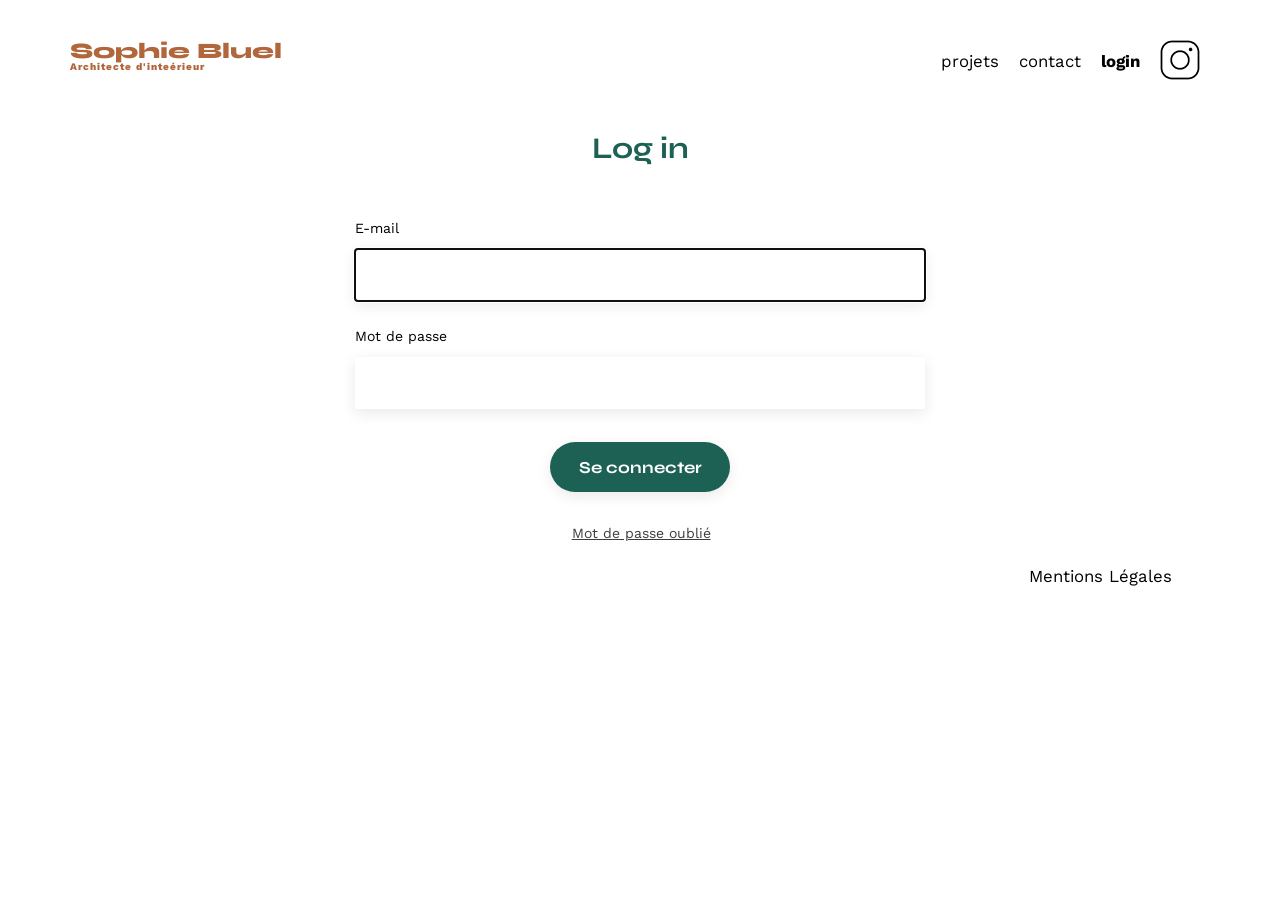
<file: login.html>
<!DOCTYPE html>
<html lang="fr">
<head>
	<meta charset="UTF-8">
	<title>Sophie Bluel - Architecte d'intérieur</title>
	<meta name="viewport" content="width=device-width, initial-scale=1.0">
	<link rel="preconnect" href="https://fonts.googleapis.com">
	<link rel="preconnect" href="https://fonts.gstatic.com" crossorigin>
	<link href="https://fonts.googleapis.com/css2?family=Syne:wght@700;800&family=Work+Sans&display=swap" rel="stylesheet">
	<meta name="description" content="">
	<link rel="stylesheet" href="./assets/style.css">
	<script src="./js/login.js" defer></script>
</head>
<body>
	<header class="headerContent">
		<h1> Sophie Bluel <span>Architecte d'inteérieur</span></h1>
		<nav>
			<ul>
				<li>projets</li>
				<li>contact</li>
				<li class="bold">login</li>
				<li><img src="./assets/icons/instagram.png" alt="Instagram"></li>
			</ul>
		</nav>
	</header>
	<main>
		<section id="contact">
			<h2>Log in</h2>
			<div id="error-message"></div>
			<form id="loginForm">
				<label for="email">E-mail</label>
				<input type="email" id="email" name="email" autocomplete="email" required autofocus>
				<label for="password">Mot de passe</label>
				<input type="password" id="password" name="password" autocomplete="current-password" required>
				<input type="submit" value="Se connecter">
			</form>
			<a href="#">Mot de passe oublié</a>
		</section>	
	</main>
	<footer>
		<nav>
			<ul>
				<li>Mentions Légales</li>
			</ul>
		</nav>
	</footer>
</body>
</html>
</file>
<file: assets/style.css>
/* http://meyerweb.com/eric/tools/css/reset/
   v2.0 | 20110126
   License: none (public domain)
*/

html, body, div, span, applet, object, iframe,
h1, h2, h3, h4, h5, h6, p, blockquote, pre,
a, abbr, acronym, address, big, cite, code,
del, dfn, em, img, ins, kbd, q, s, samp,
small, strike, strong, sub, sup, tt, var,
b, u, i, center,
dl, dt, dd, ol, ul, li,
fieldset, form, label, legend,
table, caption, tbody, tfoot, thead, tr, th, td,
article, aside, canvas, details, embed,
figure, figcaption, footer, header, hgroup,
menu, nav, output, ruby, section, summary,
time, mark, audio, video {
	margin: 0;
	padding: 0;
	border: 0;
	font-size: 100%;
	font: inherit;
	vertical-align: baseline;
}

/* HTML5 display-role reset for older browsers */
article, aside, details, figcaption, figure,
footer, header, hgroup, menu, nav, section {
	display: block;
}

body {
	line-height: 1;
}

ol, ul {
	list-style: none;
}

blockquote, q {
	quotes: none;
}

blockquote:before, blockquote:after,
q:before, q:after {
	content: '';
	content: none;
}

table {
	border-collapse: collapse;
	border-spacing: 0;
}

/** end reset css**/
body {
	max-width: 1140px;
	margin:auto;
	font-family: 'Work Sans' ;
	font-size: 14px;
}

.headerBar {
	display: flex;
	justify-content: center;
	align-items: center;
	background-color: #000000;
	height: 40px;
}

.headerBar i {
	color: #FFFFFF;
}

.btnHeader1 {
	color: #FFFFFF;
	padding-left: 10px;
	padding-right: 15px;
}

.btnHeader2 {
	background-color: #FFFFFF;
	border: none;
	border-radius: 60px;
	padding: 6px 20px;
	font: inherit
}

.headerContent {
	display: flex;
	justify-content: space-between;
	margin: 40px 0 50px 0;
}

.headerContent li {
	cursor: pointer;
}
section {
	margin: 50px 0
}

h1{
	display: flex;
	flex-direction: column;
	font-family: 'Syne';
	font-size: 22px;
	font-weight: 800;
	color: #B1663C
}

h1 > span {
	font-family: 'Work Sans';
	font-size:10px;
	letter-spacing: 0.1em;
}

h2{
	font-family: 'Syne';
	font-weight: 700;
	font-size: 30px;
	color: #1D6154
}

nav ul {
	display: flex;
	align-items: center;
	list-style-type: none;

}

nav li {
	padding: 0 10px;
	font-size: 1.2em;
}

li:hover {
	color: #B1663C;
}

nav li a {
	text-decoration: none;
	color: #000000;
}

.bold {
	font-weight: 700;
}
#introduction {
	display: flex;
	align-items: center;
}

#introduction figure {
	position: relative;
	flex: 1
}

#introduction img {
	display: block;
	margin: auto;
	width: 80%;
}

#introduction article {
	flex: 1
}

#introduction h2 {
	margin-bottom: 1em;
}

#introduction p {
	margin-bottom: 0.5em;
}

#portfolio h2 {
	position: relative;
	text-align: center;
	margin-bottom: 1em;
}
.positionFigcaption {
	position: absolute;
	top: 355px;
	right: 424px;
}

.position {
	position: absolute;
	top: 570px;
	right: 430px;
}

.edit {
	display: flex;
	width: 90px;
	align-items: center;
	justify-content: space-between;
}

.fa-pen-to-square {
	font-size: 18px;
}

.btnModif {
	background: none;
	border: none;
	font-family: inherit;
	font-size: inherit;
	cursor: pointer;
}

.btn {
	color: #1D6154; 
	border-radius: 60px; 
	height: 37px; 
	background: #FFFEF8; 
	font-family: Syne; 
	font-weight: 700; 
	border: 1px solid #1D6154;
	position: relative;
	z-index: 1;
	cursor: pointer;
}

.btn:focus{
	color: #FFFFFF;
}

.btn::after{
	content: "";
	position: absolute;
	top: 0;
	right: 0;
	bottom: 0;
	left: 0;
	border-radius: 60px;
	background: #1D6154; 
	color: #FFFFFF;
	opacity: 0;
	z-index: -1;
	transition: opacity 250ms ease-out;
}

.btn:focus::after{
	opacity: 1;
}

.gallery {
	width: 100%;
	display: grid;
	grid-template-columns: 1fr 1fr 1fr;
	grid-column-gap: 20px;
	grid-row-gap: 20px;
}

.gallery img {
	width: 100%;
}

.modalGallery {
	display: grid;
	grid-template-columns: 1fr 1fr 1fr 1fr 1fr;
	gap: 20px;
	overflow-y: auto; /* Add scrollbar for vertical overflow */
    max-height: 300px; /* Set a maximum height for the gallery */
}

.modalGallery img {
	width: 110px;
	height: 135px;
}

.filterButtons {
	display: flex;
	justify-content: space-between;
	width: 600px;
	margin: auto;
	margin-bottom: 40px;
}

.filterButtons :nth-child(1) {
	width: 100px;
}

.filterButtons :nth-child(2) {
	width: 100px;
}

.filterButtons :nth-child(3) {
	width: 160px;
}

.filterButtons :nth-child(4) {
	width: 190px;
}

#contact {
	position: relative;
	width: 50%;
	margin: auto;
}

#contact > * {
	text-align: center;
}
#contact h2{
	margin-bottom: 20px;
}

#contact form {
	text-align: left;
	margin-top:30px;
	display: flex;
	flex-direction: column;
}

#contact input {
	height: 50px;
	font-size: 1.2em;
	border: none;
	box-shadow: 0px 4px 14px rgba(0, 0, 0, 0.09);
	cursor: pointer;
}

#contact label {
	margin: 2em 0 1em 0;
}

#contact textarea {
	border: none;
	box-shadow: 0px 4px 14px rgba(0, 0, 0, 0.09);
}

input[type="submit"]{
	font-family: 'Syne';
	font-weight: 700;
	color: white;
	background-color: #1D6154;
	margin : 2em auto ;
	width: 180px;
	height: 36px;
	text-align: center;
	border-radius: 60px ;
	border: none;
	position: relative;
}

input[type="submit"]:hover{
	background-color: #0E2F28;
}

#error-message {
	display: none;
	position: absolute;
	z-index: 1;
	top: 40px;
	right: 130px;
	border: 2px solid grey;
	padding: 10px;
	box-shadow: 12px 9px 18px -5px rgba(0,0,0,0.56);
	border-radius: 10px;
	color:red;
}

#contact a {
	color: #3D3D3D;
	margin-left: 38%;
}

footer nav ul {
	display: flex;
	justify-content: flex-end;
	margin: 2em
}

/*********** MODAL **************/
.modalContainer {
	visibility: hidden;
	position: fixed;
	top: 0;
	right: 0;
	width: 100vw;
	height: 100vh;
	transition: visibility 0.4s;
}

.modalContainer.active {
	visibility: visible;
}
  
.overlay {
	opacity: 0;
	position: absolute;
	width: 100%;
	height: 100%;
	background: #333333d3;
	transition: opacity 0.4s 0.2s ease-out;
}

.modalContainer.active .overlay {
	opacity: 1;
	transition: opacity 0.4s ease-out;
}
  
.modal {
	display: flex;
	flex-direction: column;
	align-items: center;
	padding: 50px 95px 40px;
	opacity: 0;
	width: 95%;
	width: 630px;
	height: auto;
	background: #fff;
	border-radius: 10px;
	position: absolute;
	top: 50%;
	left: 50%;
	z-index: 1;
	transform: translate(-50%, calc(-50% - 50px));
	transition: opacity 0.4s ease-out,
	transform 0.4s ease-out;
}
  
.modalTitle {
	font-family: work sans;
	color: #000000;
	font-size: 26px;
	margin-bottom: 30px;
}
.modalContainer.active .modal {
	opacity: 1;
	transform: translate(-50%, -50%);
	transition: opacity 0.4s 0.2s ease-out,
	transform 0.4s 0.2s ease-out;
}

#modalBtn, #uploadButton {
	width: 250px;
}

#uploadButton {
	background: #A7A7A7;
}

.closeModalBtnStyle {
	padding: 12px 20px;
	font-size: 20px;
	border: none;
	position: absolute;
	top: 10px;
	right: 10px;
	background: none;
	cursor: pointer;
	color: #000000;
}

hr {
	width: 100%;
	margin-top: 30px;
	border: 1px solid #B3B3B3
}

.modalSupp {
	font-family: syne;
	color: #D65353;
	border: none;
	background: none;
	cursor: pointer;
}

.contactHomepage {
	position: relative;
	z-index: -1;
}

.iconTrash {
	color:#FFFFFF;
	background-color: #000000;
	padding: 5px;
	width: 13px;
	border-radius: 2px;
	position: absolute;
	top: 5px;
	right: 5px;
	cursor: pointer;
}

.figure {
	position: relative;
}

.iconArrow {
	color:#FFFFFF;
	background-color: #000000;
	padding: 5px;
	width: 13px;
	border-radius: 2px;
	position: absolute;
	top: 5px;
	right: 33px;
	cursor: pointer;
}

.fa-arrow-left {
	position: absolute;
	top: -80px;
	left: -175px;
	font-size: large;
	cursor: pointer;
}

#uploadButton:hover {
	color: #FFFFFF;
	background-color: #0E2F28;
}

.fileUpload {
	display: inline-block;
	cursor: pointer;
	border-radius: 50px;
	background: #CBD6DC;
	width: 173px;
	text-align: center;
	margin: 21px 0 7px 0;
	padding: 10px 0 10px 0;
}

.fileUpload span {
	color: #306685;
	font-size: 14px;
}
  
input[type="file"] {     /* Hide the default file input */
	display: none;
}

.fileInfo {
	color: #444444;
	font-size: 10px;
}
  
.fa-image {
	color: #B9C5CC;
	font-size: 60px;
}

#addItemForm {
	display: none;
	width: 420px;
	position: relative;
}

.hidden {
	display: none;
}

#titleInput, #categorySelect {
	height: 51px;
	box-shadow: 0px 4px 14px 0px #00000017;
	border: none;
	background-color: #FFFFFF;
	margin: 5px 0 20px 0;
	width: 420px;
}

#categorySelect {
	margin: 5px 0 20px 0;
}

.formTitle {
	color: #3D3D3D;
}

.formPhoto {
	height: 169px;
	background: #E8F1F6;
	border-radius: 10px;
	margin-bottom: 30px;
	position: relative;
}

.formData {
	display: flex;
	flex-direction: column;
	justify-content: center;
	align-items: center;
	margin: auto;
	height: 100%;
	width: 173px;
}

.formPhoto label {
	font-family: 'Work Sans';
	font-size: 10px;
	color: #444444;
}

.chosenImgBlock {
	background: #E8F1F6;
	width: 174px;
	height: 169px;
	margin: auto;
	position: absolute;
	top: 0;
	right: 0;
	left: 0;
}

.chosenImg {
	display: block;
	margin: auto;
	width: 140px;
	height: 100%;
}


#uploadButton {
	display: none;
}

#modalMessage {
	display: none;
	position: absolute;
	top: 172px;
	right: 118px;
	z-index: 1;
	border: 2px solid grey;
	padding: 10px;
	box-shadow: 12px 9px 18px -5px rgba(0,0,0,0.56);
	border-radius: 10px;
	color:red;
}

.iconArrow{
	display: none;
}

.figure:hover .iconArrow{
	display:block;
}
</file>
